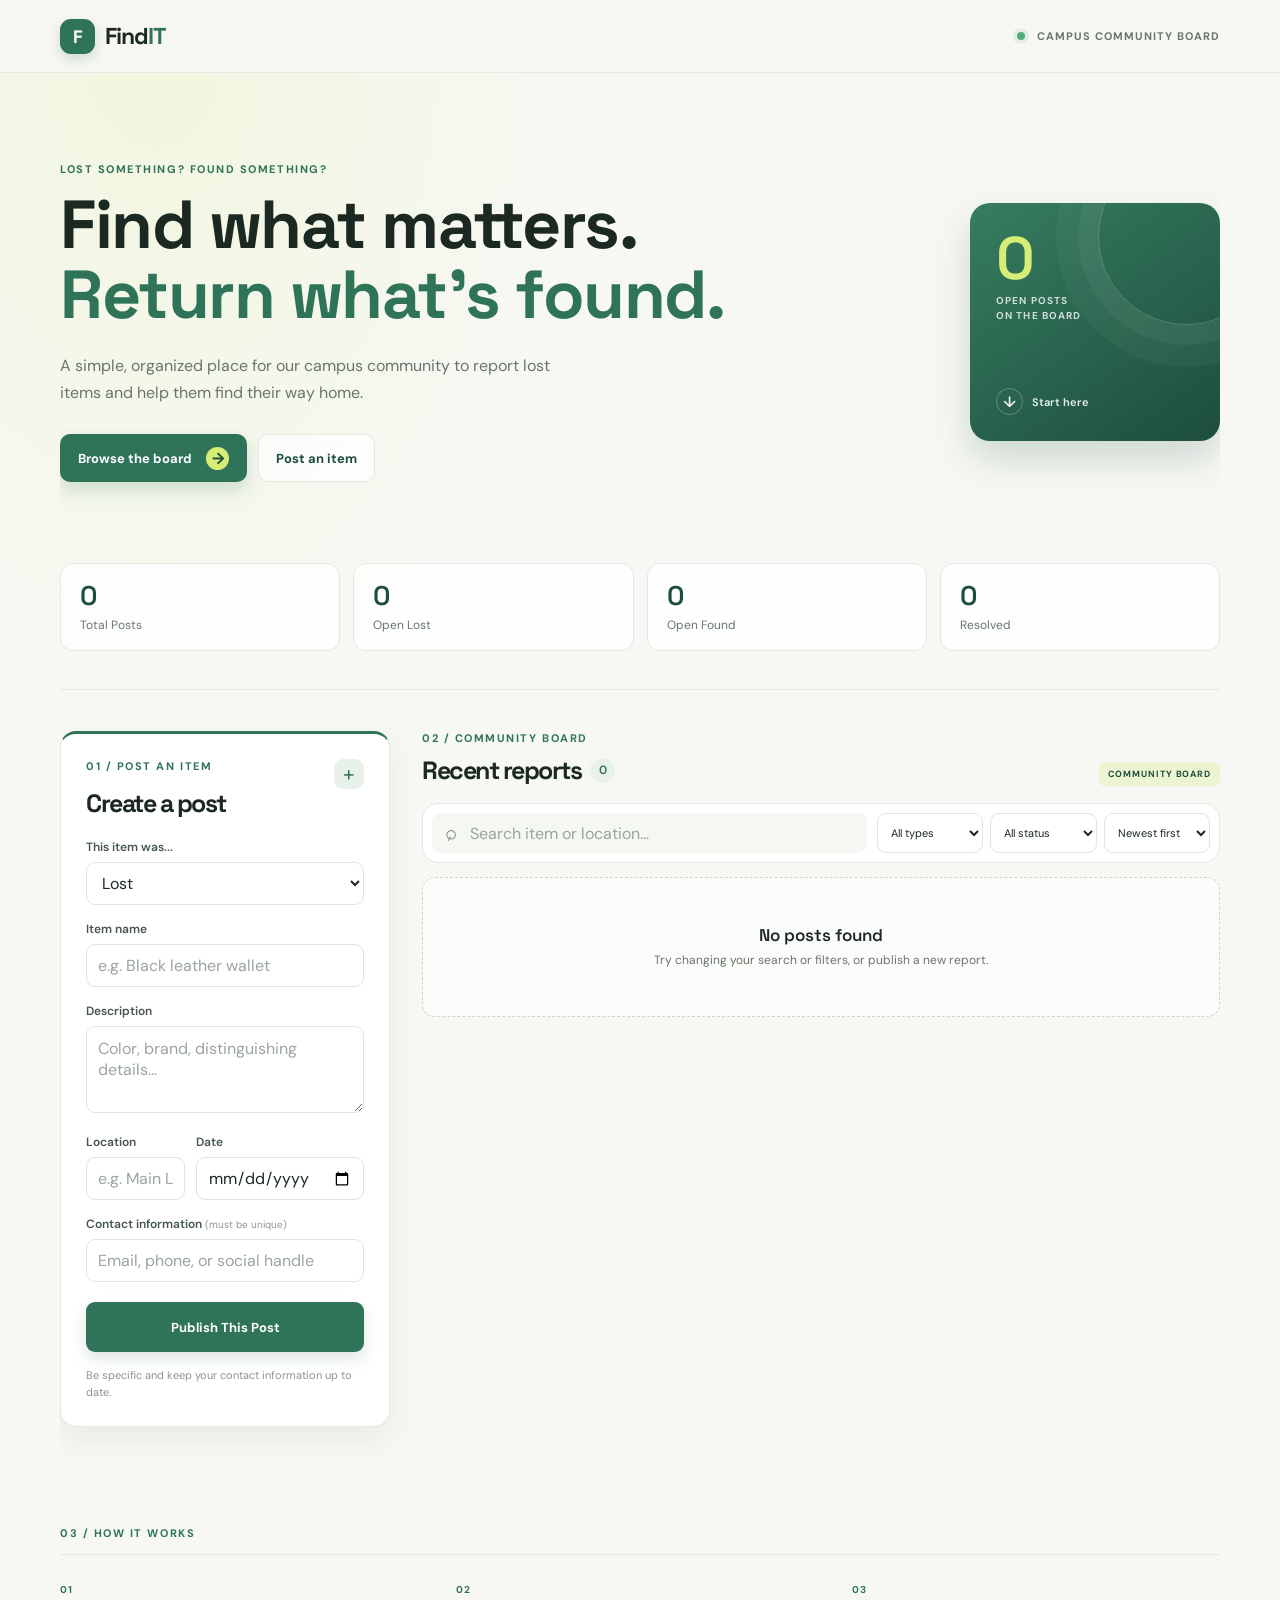
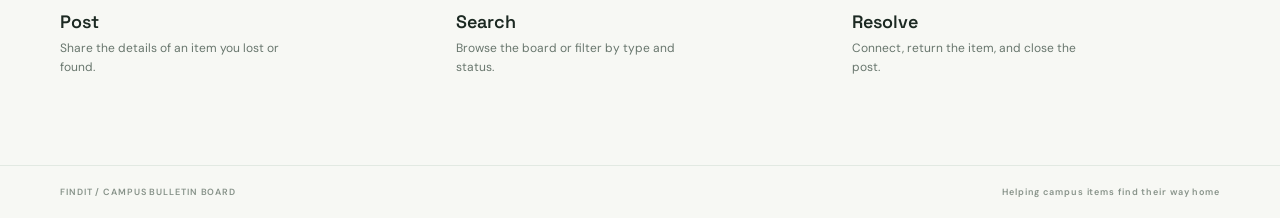
<file: Default/index.html>
<!DOCTYPE html>
<html lang="en">
<head>
  <meta charset="UTF-8">
  <meta name="viewport" content="width=device-width, initial-scale=1.0">
  <meta name="description" content="FindIT campus lost and found bulletin board">
  <title>FindIT | Campus Lost and Found</title>
  <link rel="preconnect" href="https://fonts.googleapis.com">
  <link rel="preconnect" href="https://fonts.gstatic.com" crossorigin>
  <link href="https://fonts.googleapis.com/css2?family=DM+Sans:wght@400;500;600;700&family=Space+Grotesk:wght@500;600;700&display=swap" rel="stylesheet">
  <link rel="stylesheet" href="../app.css">
</head>
<body>
  <header class="site-header">
    <div class="container header-content">
      <a class="brand" href="#top" aria-label="FindIT home">
        <span class="brand-mark">F</span>
        <span>Find<span class="brand-accent">IT</span></span>
      </a>
      <div class="header-note">
        <span class="status-dot"></span>
        Campus community board
      </div>
    </div>
  </header>

  <main id="top" class="container">
    <section class="hero">
      <div>
        <p class="eyebrow">LOST SOMETHING? FOUND SOMETHING?</p>
        <h1>Find what matters.<br><em>Return what’s found.</em></h1>
        <p class="hero-copy">A simple, organized place for our campus community to report lost items and help them find their way home.</p>
        <div class="hero-actions">
          <a class="hero-button hero-button-primary" href="#community-board">Browse the board <span>→</span></a>
          <a class="hero-button hero-button-secondary" href="#post-item">Post an item</a>
        </div>
      </div>
      <div class="hero-side">
        <div class="hero-count">
          <strong id="openCount">0</strong>
          <span>OPEN POSTS<br>ON THE BOARD</span>
        </div>
        <a class="scroll-hint" href="#post-item"><span>↓</span> Start here</a>
      </div>
    </section>

    <section class="summary-grid" aria-label="Board summary">
      <article class="summary-card">
        <strong id="totalCount">0</strong>
        <span>Total Posts</span>
      </article>
      <article class="summary-card">
        <strong id="openLostCount">0</strong>
        <span>Open Lost</span>
      </article>
      <article class="summary-card">
        <strong id="openFoundCount">0</strong>
        <span>Open Found</span>
      </article>
      <article class="summary-card">
        <strong id="resolvedCount">0</strong>
        <span>Resolved</span>
      </article>
    </section>

    <div id="feedback" class="feedback" role="status" aria-live="polite"></div>

    <section class="workspace" aria-label="Post and community board">
      <aside id="post-item" class="panel form-panel">
        <div class="panel-heading">
          <div>
            <p class="section-kicker">01 / POST AN ITEM</p>
            <h2 id="formTitle">Create a post</h2>
          </div>
          <span class="heading-icon">+</span>
        </div>
        <form id="postForm" novalidate>
          <input type="hidden" id="postId">
          <div class="field">
            <label for="type">This item was...</label>
            <select id="type" required>
              <option value="Lost">Lost</option>
              <option value="Found">Found</option>
            </select>
          </div>
          <div class="field">
            <label for="item">Item name</label>
            <input id="item" type="text" maxlength="60" placeholder="e.g. Black leather wallet" required>
          </div>
          <div class="field">
            <label for="description">Description</label>
            <textarea id="description" maxlength="240" rows="3" placeholder="Color, brand, distinguishing details..." required></textarea>
          </div>
          <div class="field-row">
            <div class="field">
              <label for="location">Location</label>
              <input id="location" type="text" maxlength="80" placeholder="e.g. Main Library" required>
            </div>
            <div class="field">
              <label for="date">Date</label>
              <input id="date" type="date" required>
            </div>
          </div>
          <div class="field">
            <label for="contact">Contact information <span class="field-hint">(must be unique)</span></label>
            <input id="contact" type="text" maxlength="100" placeholder="Email, phone, or social handle" required>
          </div>
          <div class="form-actions">
            <button class="button button-primary" type="submit"><span id="submitText">Publish This Post</span></button>
            <button class="button button-quiet hidden" id="cancelEdit" type="button">Cancel edit</button>
          </div>
        </form>
        <p class="form-footnote">Be specific and keep your contact information up to date.</p>
      </aside>

      <section id="community-board" class="board">
        <div class="board-heading">
          <div>
            <p class="section-kicker">02 / COMMUNITY BOARD</p>
            <h2>Recent reports <span id="resultCount" class="result-count">0</span></h2>
          </div>
          <span class="board-label">COMMUNITY BOARD</span>
        </div>

        <div class="controls panel">
          <div class="search-wrap">
            <span class="search-icon">⌕</span>
            <label class="sr-only" for="search">Search posts</label>
            <input id="search" type="search" placeholder="Search item or location...">
          </div>
          <div class="control-selects">
            <label class="sr-only" for="typeFilter">Filter by type</label>
            <select id="typeFilter">
              <option value="All">All types</option>
              <option value="Lost">Lost only</option>
              <option value="Found">Found only</option>
            </select>
            <label class="sr-only" for="statusFilter">Filter by status</label>
            <select id="statusFilter">
              <option value="All">All status</option>
              <option value="Open">Open only</option>
              <option value="Resolved">Resolved only</option>
            </select>
            <label class="sr-only" for="sort">Sort posts</label>
            <select id="sort">
              <option value="newest">Newest first</option>
              <option value="oldest">Oldest first</option>
            </select>
          </div>
        </div>

        <div id="postList" class="post-list"></div>
      </section>
    </section>

    <section class="how-it-works">
      <p class="section-kicker">03 / HOW IT WORKS</p>
      <div class="steps">
        <div class="step"><span>01</span><strong>Post</strong><p>Share the details of an item you lost or found.</p></div>
        <div class="step"><span>02</span><strong>Search</strong><p>Browse the board or filter by type and status.</p></div>
        <div class="step"><span>03</span><strong>Resolve</strong><p>Connect, return the item, and close the post.</p></div>
      </div>
    </section>
  </main>

  <div id="deleteDialog" class="modal-backdrop hidden" role="presentation">
    <section class="delete-dialog" role="dialog" aria-modal="true" aria-labelledby="deleteDialogTitle" aria-describedby="deleteDialogMessage">
      <div class="delete-dialog-heading">
        <h2 id="deleteDialogTitle">Delete confirmation</h2>
        <span>!</span>
      </div>
      <div class="delete-dialog-body">
        <h3 id="deleteDialogQuestion">Delete this post?</h3>
        <p id="deleteDialogMessage">This action cannot be undone.</p>
        <div class="delete-dialog-actions">
          <button id="cancelDelete" class="dialog-button dialog-button-cancel" type="button">Cancel</button>
          <button id="confirmDelete" class="dialog-button dialog-button-delete" type="button">Delete</button>
        </div>
      </div>
    </section>
  </div>

  <footer class="site-footer">
    <div class="container"><span>FINDIT / CAMPUS BULLETIN BOARD</span><span>Helping campus items find their way home</span></div>
  </footer>
  <script src="app2.js"></script>
</body>
</html>
</file>
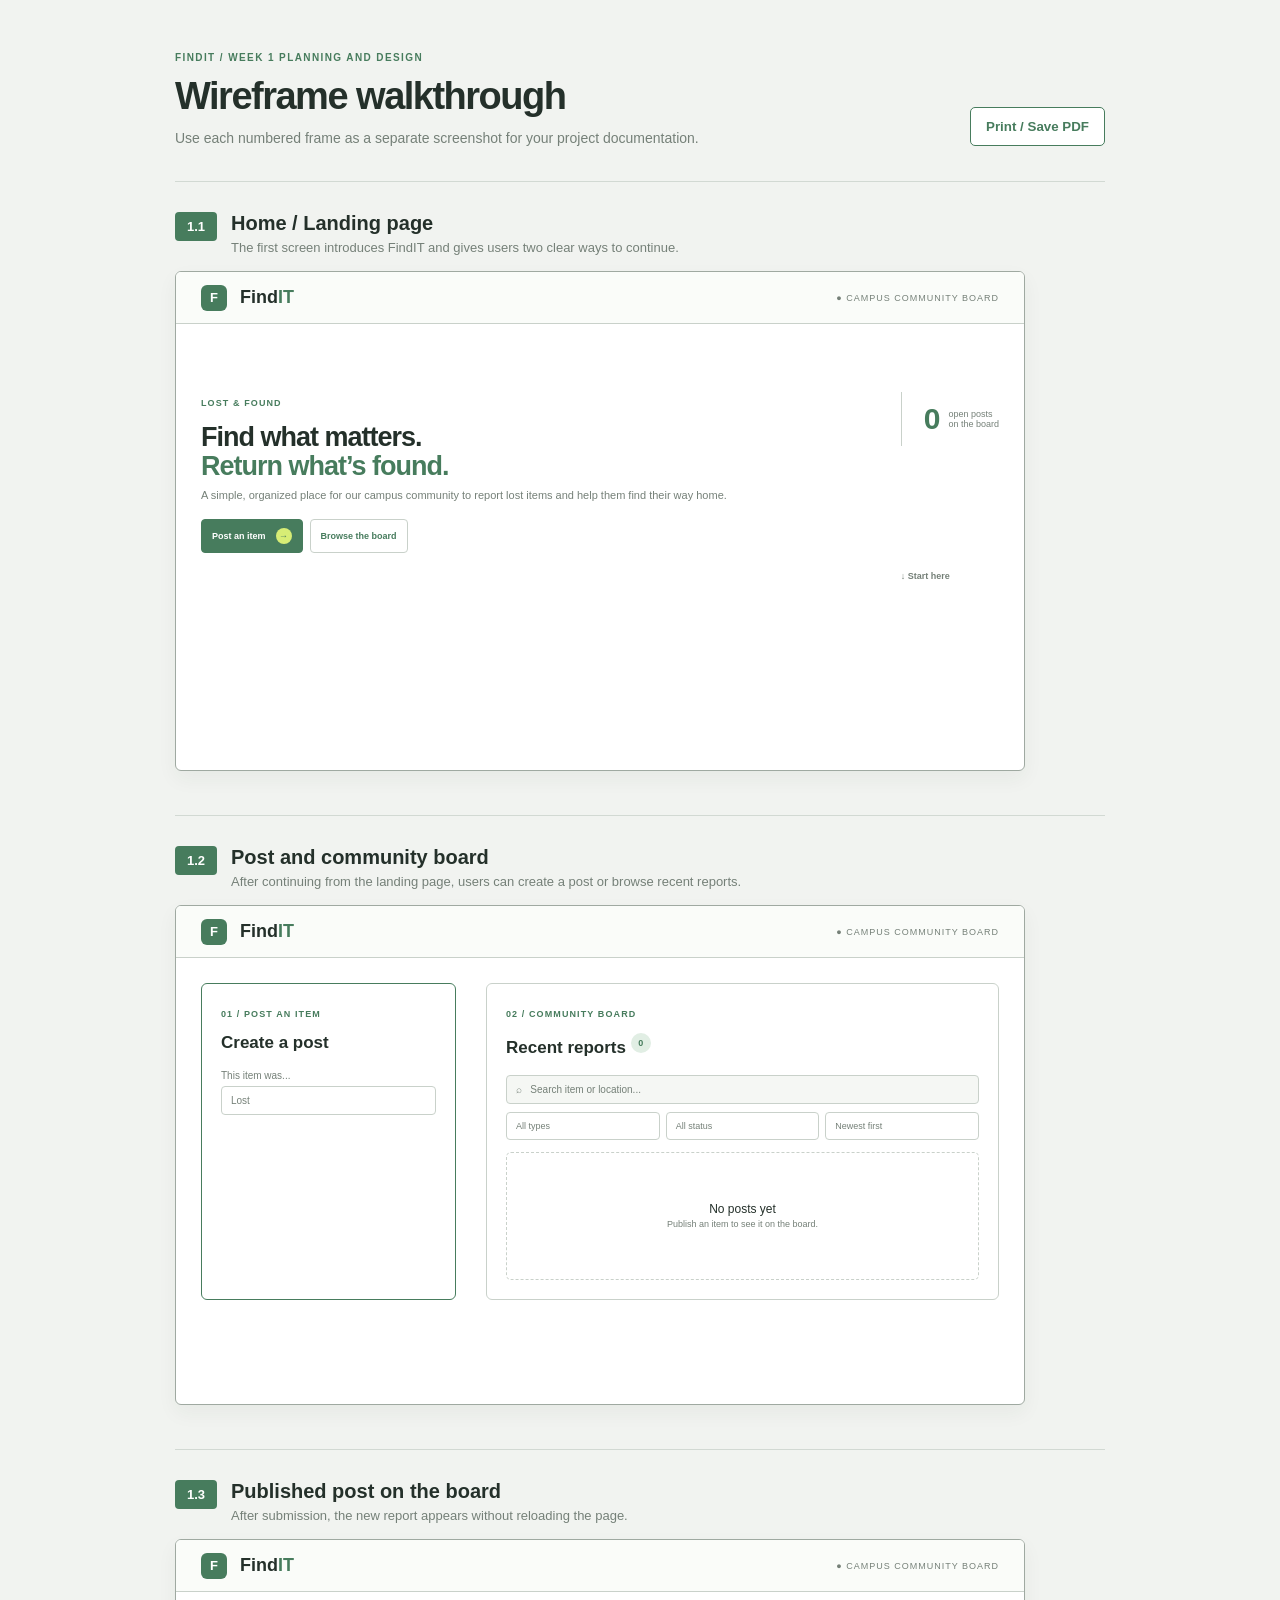
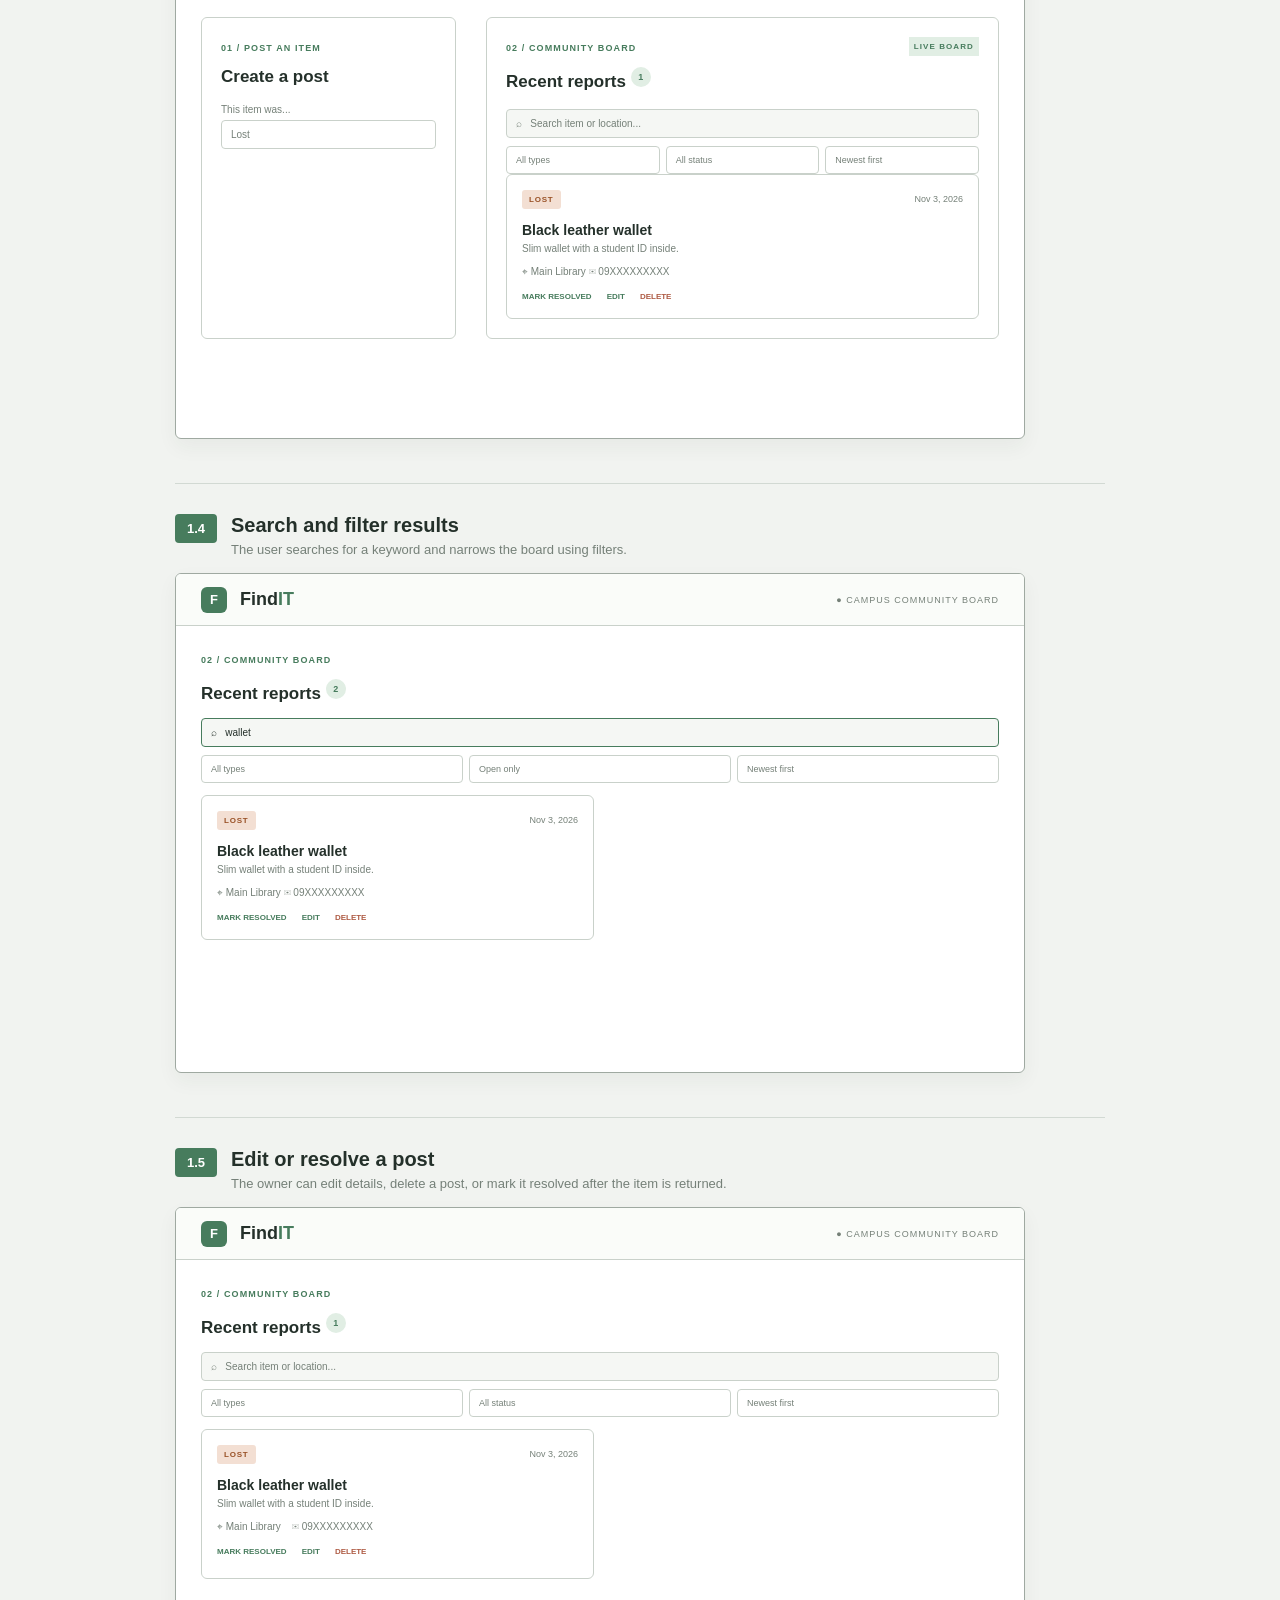
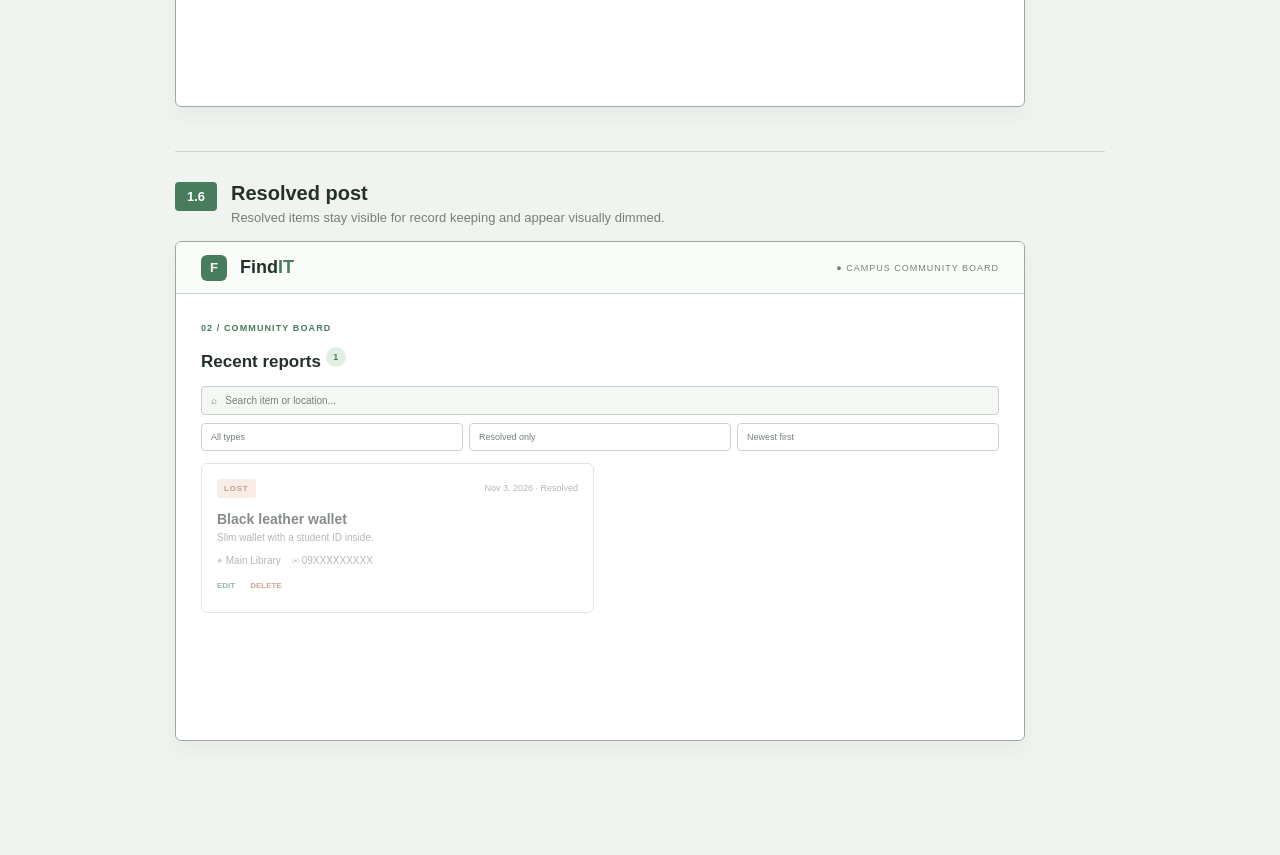
<file: wireframe-steps.html>
<!DOCTYPE html>
<html lang="en">
<head>
  <meta charset="UTF-8">
  <meta name="viewport" content="width=device-width, initial-scale=1.0">
  <title>FindIT | Wireframe Steps</title>
  <link rel="stylesheet" href="wireframe-steps.css">
</head>
<body>
  <header class="guide-header">
    <div>
      <p class="eyebrow">FINDIT / WEEK 1 PLANNING AND DESIGN</p>
      <h1>Wireframe walkthrough</h1>
      <p class="intro">Use each numbered frame as a separate screenshot for your project documentation.</p>
    </div>
    <button class="print-button" onclick="window.print()">Print / Save PDF</button>
  </header>

  <main class="guide">
    <section class="frame-section">
      <div class="frame-label"><span>1.1</span><div><h2>Home / Landing page</h2><p>The first screen introduces FindIT and gives users two clear ways to continue.</p></div></div>
      <div class="mockup desktop">
        <div class="mock-header"><b><i>F</i> Find<span>IT</span></b><small>● CAMPUS COMMUNITY BOARD</small></div>
        <div class="mock-hero landing-hero"><div><label>LOST &amp; FOUND </label><h3>Find what matters.<br><em>Return what’s found.</em></h3><p>A simple, organized place for our campus community to report lost items and help them find their way home.</p><div class="hero-actions"><b class="hero-action primary">Post an item <i>→</i></b><b class="hero-action">Browse the board</b></div></div><div class="hero-side"><div class="counter"><strong>0</strong><small>open posts<br>on the board</small></div><small class="start-hint">↓ Start here</small></div></div>
      </div>
    </section>

    <section class="frame-section">
      <div class="frame-label"><span>1.2</span><div><h2>Post and community board</h2><p>After continuing from the landing page, users can create a post or browse recent reports.</p></div></div>
      <div class="mockup desktop">
        <div class="mock-header"><b><i>F</i> Find<span>IT</span></b><small>● CAMPUS COMMUNITY BOARD</small></div>
        <div class="mock-columns single-state"><div class="form-box active"><label>01 / POST AN ITEM</label><h4>Create a post</h4><Field name="This item was..." value="Lost"/><Field name="Item name" value="Black leather wallet"/><Field name="Description" value="Slim wallet with a student ID inside."/><div class="two"><Field name="Location" value="Main Library"/><Field name="Date" value="11/03/2026"/></div><Field name="Contact information" value="09XXXXXXXXX"/><button>Publish post →</button></div><div class="board-box"><label>02 / COMMUNITY BOARD</label><h4>Recent reports <sup>0</sup></h4><div class="search">⌕ &nbsp; Search item or location...</div><div class="filters"><span>All types</span><span>All status</span><span>Newest first</span></div><div class="empty">No posts yet<br><small>Publish an item to see it on the board.</small></div></div></div>
      </div>
    </section>

    <section class="frame-section">
      <div class="frame-label"><span>1.3</span><div><h2>Published post on the board</h2><p>After submission, the new report appears without reloading the page.</p></div></div>
      <div class="mockup desktop">
        <div class="mock-header"><b><i>F</i> Find<span>IT</span></b><small>● CAMPUS COMMUNITY BOARD</small></div>
        <div class="mock-columns single-state"><div class="form-box"><label>01 / POST AN ITEM</label><h4>Create a post</h4><Field name="This item was..." value="Lost"/><Field name="Item name" value=""/><Field name="Description" value=""/><div class="two"><Field name="Location" value=""/><Field name="Date" value=""/></div><Field name="Contact information" value=""/><button>Publish post →</button></div><div class="board-box"><label>02 / COMMUNITY BOARD <mark>LIVE BOARD</mark></label><h4>Recent reports <sup>1</sup></h4><div class="search">⌕ &nbsp; Search item or location...</div><div class="filters"><span>All types</span><span>All status</span><span>Newest first</span></div><Post type="LOST" title="Black leather wallet" desc="Slim wallet with a student ID inside." meta="⌖ Main Library     ✉ 09XXXXXXXXX"/></div></div>
      </div>
    </section>

    <section class="frame-section">
      <div class="frame-label"><span>1.4</span><div><h2>Search and filter results</h2><p>The user searches for a keyword and narrows the board using filters.</p></div></div>
      <div class="mockup desktop">
        <div class="mock-header"><b><i>F</i> Find<span>IT</span></b><small>● CAMPUS COMMUNITY BOARD</small></div>
        <div class="board-full"><label>02 / COMMUNITY BOARD</label><h4>Recent reports <sup>2</sup></h4><div class="search filled">⌕ &nbsp; wallet</div><div class="filters"><span>All types</span><span>Open only</span><span>Newest first</span></div><div class="post-row"><Post type="LOST" title="Black leather wallet" desc="Slim wallet with a student ID inside." meta="⌖ Main Library     ✉ 09XXXXXXXXX"/><Post type="FOUND" title="Brown wallet" desc="Found near the science building." meta="⌖ Science Building     ✉ student@email.com"/></div></div>
      </div>
    </section>

    <section class="frame-section">
      <div class="frame-label"><span>1.5</span><div><h2>Edit or resolve a post</h2><p>The owner can edit details, delete a post, or mark it resolved after the item is returned.</p></div></div>
      <div class="mockup desktop">
        <div class="mock-header"><b><i>F</i> Find<span>IT</span></b><small>● CAMPUS COMMUNITY BOARD</small></div>
        <div class="board-full"><label>02 / COMMUNITY BOARD</label><h4>Recent reports <sup>1</sup></h4><div class="search">⌕ &nbsp; Search item or location...</div><div class="filters"><span>All types</span><span>All status</span><span>Newest first</span></div><div class="post-row"><div class="post large"><div class="post-head"><b class="lost">LOST</b><small>Nov 3, 2026</small></div><h5>Black leather wallet</h5><p>Slim wallet with a student ID inside.</p><p class="meta">⌖ Main Library &nbsp;&nbsp; ✉ 09XXXXXXXXX</p><div class="actions"><b>MARK RESOLVED</b><b>EDIT</b><b class="danger">DELETE</b></div></div></div></div>
      </div>
    </section>

    <section class="frame-section">
      <div class="frame-label"><span>1.6</span><div><h2>Resolved post</h2><p>Resolved items stay visible for record keeping and appear visually dimmed.</p></div></div>
      <div class="mockup desktop">
        <div class="mock-header"><b><i>F</i> Find<span>IT</span></b><small>● CAMPUS COMMUNITY BOARD</small></div>
        <div class="board-full"><label>02 / COMMUNITY BOARD</label><h4>Recent reports <sup>1</sup></h4><div class="search">⌕ &nbsp; Search item or location...</div><div class="filters"><span>All types</span><span>Resolved only</span><span>Newest first</span></div><div class="post-row"><div class="post large resolved"><div class="post-head"><b class="lost">LOST</b><small>Nov 3, 2026 · Resolved</small></div><h5>Black leather wallet</h5><p>Slim wallet with a student ID inside.</p><p class="meta">⌖ Main Library &nbsp;&nbsp; ✉ 09XXXXXXXXX</p><div class="actions"><b>EDIT</b><b class="danger">DELETE</b></div></div></div></div>
      </div>
    </section>
  </main>

  <script>
    function Field(element) {
      const name = element.getAttribute("name");
      const value = element.getAttribute("value");
      return `<div class="field"><small>${name}</small><div class="input">${value || "&nbsp;"}</div></div>`;
    }
    function Post(element) {
      const type = element.getAttribute("type");
      const title = element.getAttribute("title");
      const desc = element.getAttribute("desc");
      const meta = element.getAttribute("meta");
      return `<div class="post"><div class="post-head"><b class="${type.toLowerCase()}">${type}</b><small>Nov 3, 2026</small></div><h5>${title}</h5><p>${desc}</p><p class="meta">${meta}</p><div class="actions"><b>MARK RESOLVED</b><b>EDIT</b><b class="danger">DELETE</b></div></div>`;
    }
    document.querySelectorAll("Field").forEach((el) => { el.outerHTML = Field(el); });
    document.querySelectorAll("Post").forEach((el) => { el.outerHTML = Post(el); });
  </script>
</body>
</html>
</file>
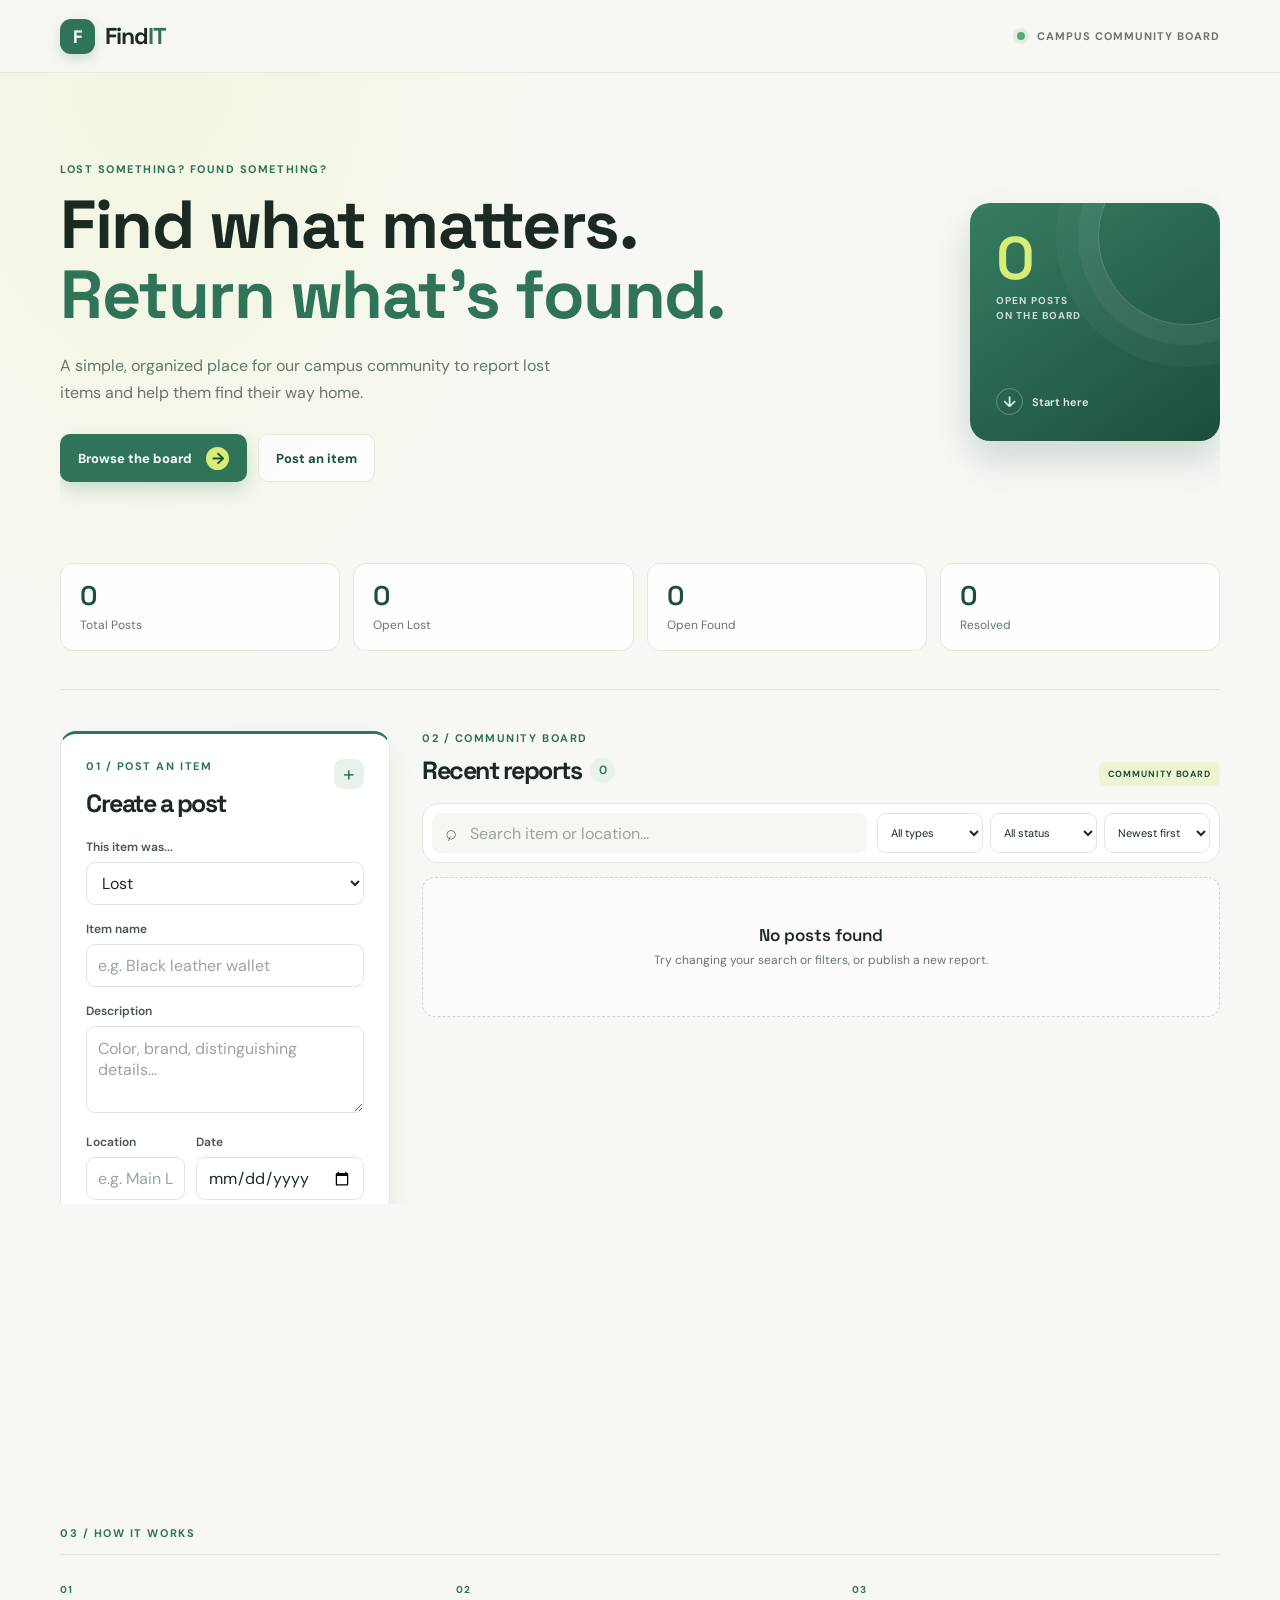
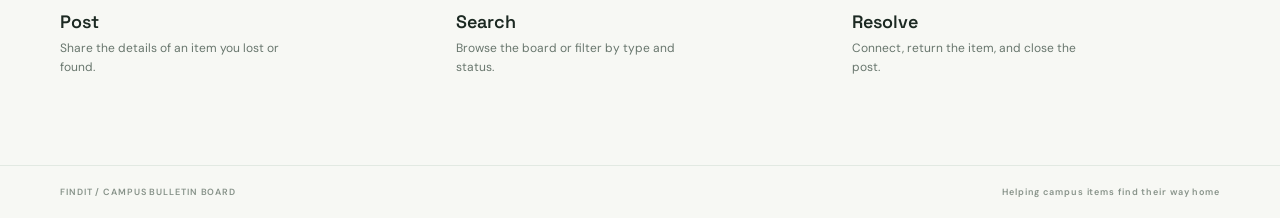
<file: Project/copy.html>
<!DOCTYPE html>
<html lang="en">
<head>
  <meta charset="UTF-8">
  <meta name="viewport" content="width=device-width, initial-scale=1.0">
  <meta name="description" content="FindIT campus lost and found bulletin board">
  <title>FindIT | Campus Lost &amp; Found</title>
  <link rel="preconnect" href="https://fonts.googleapis.com">
  <link rel="preconnect" href="https://fonts.gstatic.com" crossorigin>
  <link href="https://fonts.googleapis.com/css2?family=DM+Sans:wght@400;500;600;700&family=Space+Grotesk:wght@500;600;700&display=swap" rel="stylesheet">
  <link rel="stylesheet" href="../app.css">
</head>
<body>
  <header class="site-header">
    <div class="container header-content">
      <a class="brand" href="#top" aria-label="FindIT home">
        <span class="brand-mark">F</span>
        <span>Find<span class="brand-accent">IT</span></span>
      </a>
      <div class="header-note">
        <span class="status-dot"></span>
        Campus community board
      </div>
    </div>
  </header>

  <main id="top" class="container">
    <section class="hero">
      <div>
        <p class="eyebrow">LOST SOMETHING? FOUND SOMETHING?</p>
        <h1>Find what matters.<br><em>Return what’s found.</em></h1>
        <p class="hero-copy">A simple, organized place for our campus community to report lost items and help them find their way home.</p>
        <div class="hero-actions">
          <a class="hero-button hero-button-primary" href="#community-board">Browse the board <span>→</span></a>
          <a class="hero-button hero-button-secondary" href="#post-item">Post an item</a>
        </div>
      </div>
      <div class="hero-side">
        <div class="hero-count">
          <strong id="openCount">0</strong>
          <span>OPEN POSTS<br>ON THE BOARD</span>
        </div>
        <a class="scroll-hint" href="#post-item"><span>↓</span> Start here</a>
      </div>
    </section>

    <section class="summary-grid" aria-label="Board summary">
      <article class="summary-card">
        <strong id="totalCount">0</strong>
        <span>Total Posts</span>
      </article>
      <article class="summary-card">
        <strong id="openLostCount">0</strong>
        <span>Open Lost</span>
      </article>
      <article class="summary-card">
        <strong id="openFoundCount">0</strong>
        <span>Open Found</span>
      </article>
      <article class="summary-card">
        <strong id="resolvedCount">0</strong>
        <span>Resolved</span>
      </article>
    </section>

    <div id="feedback" class="feedback" role="status" aria-live="polite"></div>

    <section class="workspace" aria-label="Post and community board">
      <aside id="post-item" class="panel form-panel">
        <div class="panel-heading">
          <div>
            <p class="section-kicker">01 / POST AN ITEM</p>
            <h2 id="formTitle">Create a post</h2>
          </div>
          <span class="heading-icon">+</span>
        </div>
        <form id="postForm" novalidate>
          <input type="hidden" id="postId">
          <div class="field">
            <label for="type">This item was...</label>
            <select id="type" required>
              <option value="Lost">Lost</option>
              <option value="Found">Found</option>
            </select>
          </div>
          <div class="field">
            <label for="item">Item name</label>
            <input id="item" type="text" maxlength="60" placeholder="e.g. Black leather wallet" required>
          </div>
          <div class="field">
            <label for="description">Description</label>
            <textarea id="description" maxlength="240" rows="3" placeholder="Color, brand, distinguishing details..." required></textarea>
          </div>
          <div class="field-row">
            <div class="field">
              <label for="location">Location</label>
              <input id="location" type="text" maxlength="80" placeholder="e.g. Main Library" required>
            </div>
            <div class="field">
              <label for="date">Date</label>
              <input id="date" type="date" required>
            </div>
          </div>
          <div class="field">
            <label for="contact">Contact information <span class="field-hint">(must be unique)</span></label>
            <input id="contact" type="text" maxlength="100" placeholder="Email, phone, or social handle" required>
          </div>
          <div class="form-actions">
            <button class="button button-primary" type="submit"><span id="submitText">Publish This Post</span></button>
            <button class="button button-quiet hidden" id="cancelEdit" type="button">Cancel edit</button>
          </div>
        </form>
        <p class="form-footnote">Be specific and keep your contact information up to date.</p>
      </aside>

      <section id="community-board" class="board">
        <div class="board-heading">
          <div>
            <p class="section-kicker">02 / COMMUNITY BOARD</p>
            <h2>Recent reports <span id="resultCount" class="result-count">0</span></h2>
          </div>
          <span class="board-label">COMMUNITY BOARD</span>
        </div>

        <div class="controls panel">
          <div class="search-wrap">
            <span class="search-icon">⌕</span>
            <label class="sr-only" for="search">Search posts</label>
            <input id="search" type="search" placeholder="Search item or location...">
          </div>
          <div class="control-selects">
            <label class="sr-only" for="typeFilter">Filter by type</label>
            <select id="typeFilter">
              <option value="All">All types</option>
              <option value="Lost">Lost only</option>
              <option value="Found">Found only</option>
            </select>
            <label class="sr-only" for="statusFilter">Filter by status</label>
            <select id="statusFilter">
              <option value="All">All status</option>
              <option value="Open">Open only</option>
              <option value="Resolved">Resolved only</option>
            </select>
            <label class="sr-only" for="sort">Sort posts</label>
            <select id="sort">
              <option value="newest">Newest first</option>
              <option value="oldest">Oldest first</option>
            </select>
          </div>
        </div>

        <div id="postList" class="post-list"></div>
      </section>
    </section>

    <section class="how-it-works">
      <p class="section-kicker">03 / HOW IT WORKS</p>
      <div class="steps">
        <div class="step"><span>01</span><strong>Post</strong><p>Share the details of an item you lost or found.</p></div>
        <div class="step"><span>02</span><strong>Search</strong><p>Browse the board or filter by type and status.</p></div>
        <div class="step"><span>03</span><strong>Resolve</strong><p>Connect, return the item, and close the post.</p></div>
      </div>
    </section>
  </main>

  <div id="deleteDialog" class="modal-backdrop hidden" role="presentation">
    <section class="delete-dialog" role="dialog" aria-modal="true" aria-labelledby="deleteDialogTitle" aria-describedby="deleteDialogMessage">
      <div class="delete-dialog-heading">
        <h2 id="deleteDialogTitle">Delete confirmation</h2>
        <span>!</span>
      </div>
      <div class="delete-dialog-body">
        <h3 id="deleteDialogQuestion">Delete this post?</h3>
        <p id="deleteDialogMessage">This action cannot be undone.</p>
        <div class="delete-dialog-actions">
          <button id="cancelDelete" class="dialog-button dialog-button-cancel" type="button">Cancel</button>
          <button id="confirmDelete" class="dialog-button dialog-button-delete" type="button">Delete</button>
        </div>
      </div>
    </section>
  </div>

  <footer class="site-footer">
    <div class="container"><span>FINDIT / CAMPUS BULLETIN BOARD</span><span>Helping campus items find their way home</span></div>
  </footer>
  <script src="app.js"></script>
</body>
</html>
</file>
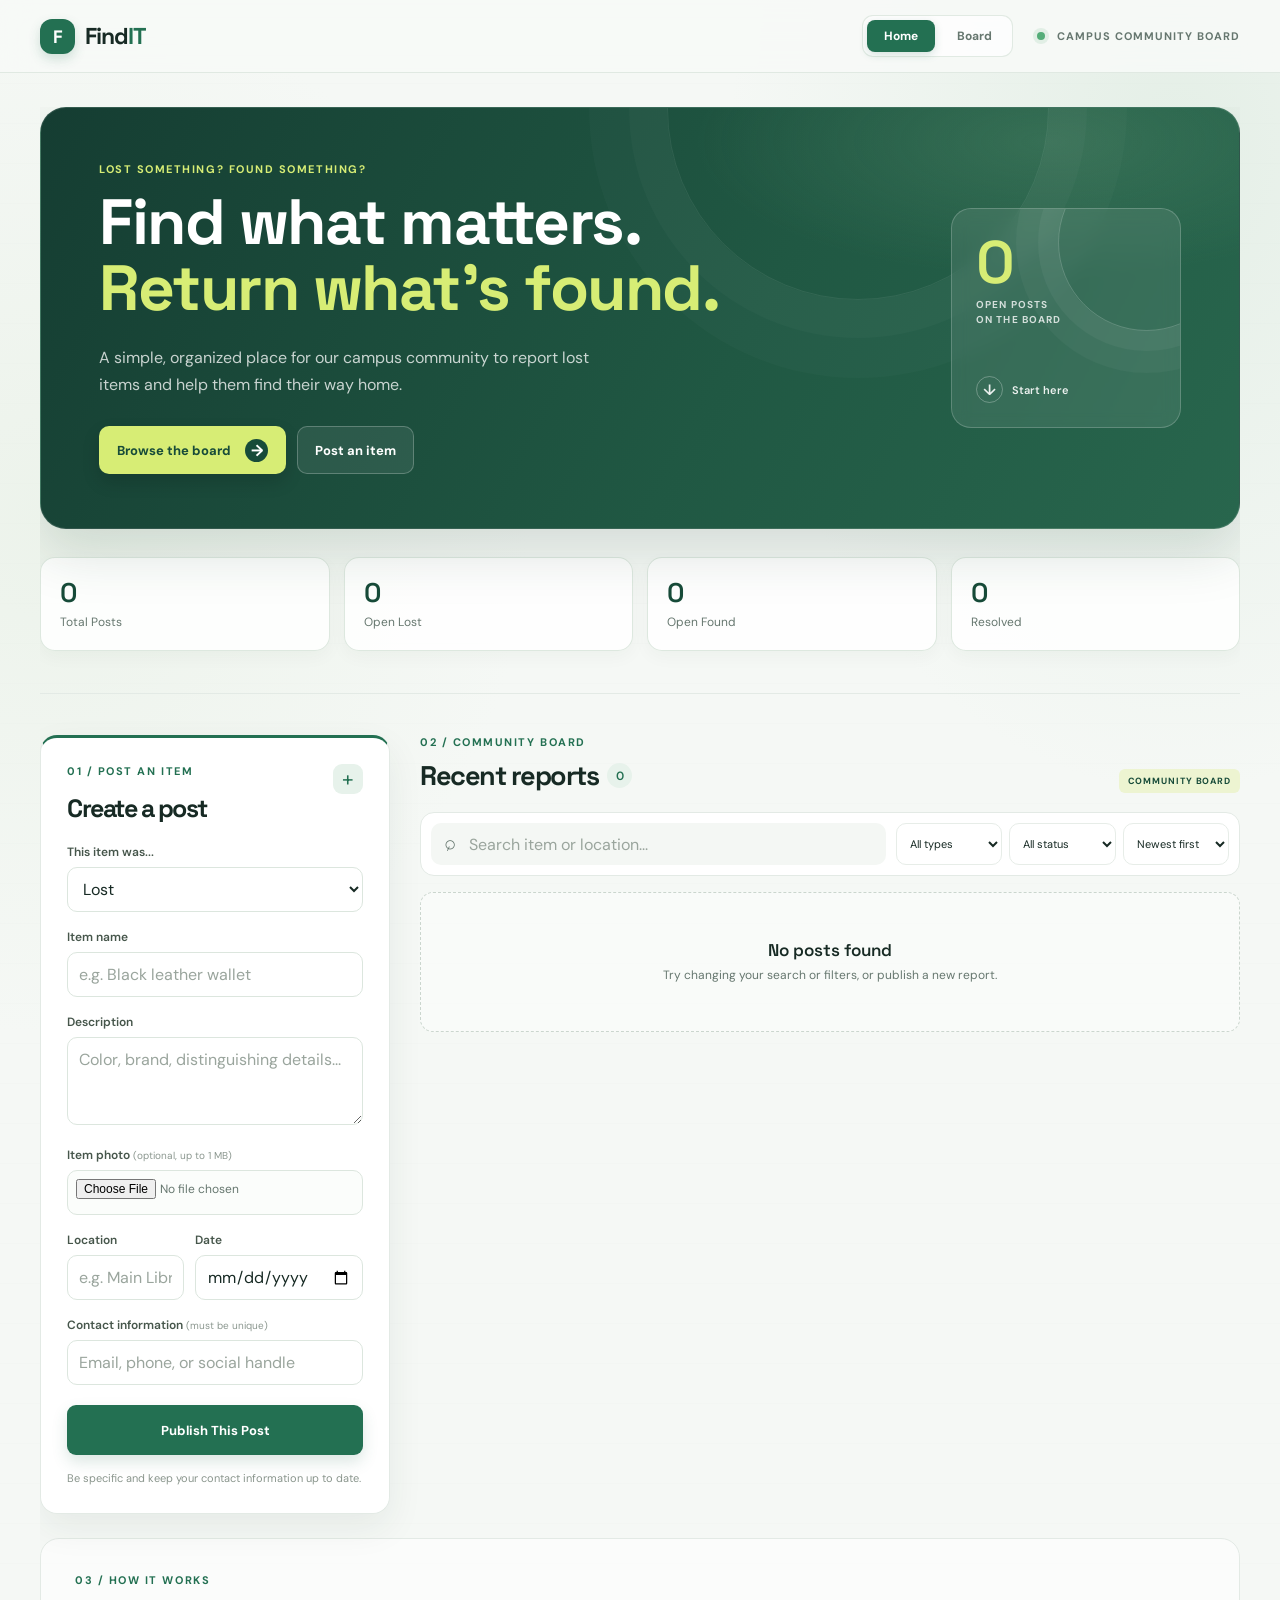
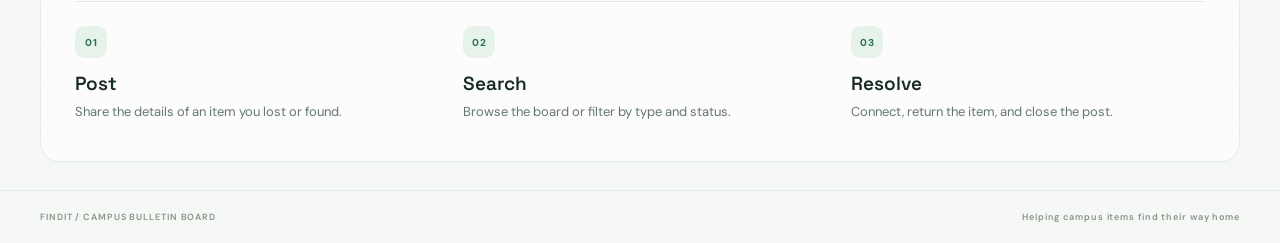
<file: Testing/testing.html>
<!DOCTYPE html>
<html lang="en">
<head>
  <meta charset="UTF-8">
  <meta name="viewport" content="width=device-width, initial-scale=1.0">
  <meta name="description" content="FindIT campus lost and found bulletin board">
  <title>FindIT | Campus Lost &amp; Found</title>
  <link rel="preconnect" href="https://fonts.googleapis.com">
  <link rel="preconnect" href="https://fonts.gstatic.com" crossorigin>
  <link href="https://fonts.googleapis.com/css2?family=DM+Sans:wght@400;500;600;700&family=Space+Grotesk:wght@500;600;700&display=swap" rel="stylesheet">
  <link rel="stylesheet" href="../app.css">
  <link rel="stylesheet" href="testing.css">
</head>
<body>
  <header class="site-header">
    <div class="container header-content">
      <a class="brand" href="#top" aria-label="FindIT home">
        <span class="brand-mark">F</span>
        <span>Find<span class="brand-accent">IT</span></span>
      </a>
      <nav class="primary-nav" aria-label="Main navigation">
        <a class="active" href="#top" aria-current="page">Home</a>
        <a href="#community-board">Board</a>
      </nav>
      <div class="header-note">
        <span class="status-dot"></span>
        Campus community board
      </div>
    </div>
  </header>

  <main id="top" class="container">   
    <section class="hero">
      <div>
        <p class="eyebrow">LOST SOMETHING? FOUND SOMETHING?</p>
        <h1>Find what matters.<br><em>Return what’s found.</em></h1>
        <p class="hero-copy">A simple, organized place for our campus community to report lost items and help them find their way home.</p>
        <div class="hero-actions">
          <a class="hero-button hero-button-primary" href="#community-board">Browse the board <span>→</span></a>
          <a class="hero-button hero-button-secondary" href="#post-item">Post an item</a>
        </div>
      </div>
      <div class="hero-side">
        <div class="hero-count">
          <strong id="openCount">0</strong>
          <span>OPEN POSTS<br>ON THE BOARD</span>
        </div>
        <a class="scroll-hint" href="#post-item"><span>↓</span> Start here</a>
      </div>
    </section>

    <section class="summary-grid" aria-label="Board summary">
      <article class="summary-card">
        <strong id="totalCount">0</strong>
        <span>Total Posts</span>
      </article>
      <article class="summary-card">
        <strong id="openLostCount">0</strong>
        <span>Open Lost</span>
      </article>
      <article class="summary-card">
        <strong id="openFoundCount">0</strong>
        <span>Open Found</span>
      </article>
      <article class="summary-card">
        <strong id="resolvedCount">0</strong>
        <span>Resolved</span>
      </article>
    </section>

    <div id="feedback" class="feedback" role="status" aria-live="polite"></div>

    <section class="workspace" aria-label="Post and community board">
      <aside id="post-item" class="panel form-panel">
        <div class="panel-heading">
          <div>
            <p class="section-kicker">01 / POST AN ITEM</p>
            <h2 id="formTitle">Create a post</h2>
          </div>
          <span class="heading-icon">+</span>
        </div>
        <form id="postForm" novalidate>
          <input type="hidden" id="postId">
          <div class="field">
            <label for="type">This item was...</label>
            <select id="type" required>
              <option value="Lost">Lost</option>
              <option value="Found">Found</option>
            </select>
          </div>
          <div class="field">
            <label for="item">Item name</label>
            <input id="item" type="text" maxlength="60" placeholder="e.g. Black leather wallet" required>
          </div>
          <div class="field">
            <label for="description">Description</label>
            <textarea id="description" maxlength="240" rows="3" placeholder="Color, brand, distinguishing details..." required></textarea>
          </div>
          <div class="field">
            <label for="itemImage">Item photo <span class="field-hint">(optional, up to 1 MB)</span></label>
            <input id="itemImage" class="image-input" type="file" accept="image/jpeg,image/png,image/webp">
            <div id="imagePreview" class="image-preview hidden">
              <img id="imagePreviewPhoto" alt="Preview of the selected item photo">
              <button id="removeImage" class="text-button delete" type="button">Remove photo</button>
            </div>
          </div>
          <div class="field-row">
            <div class="field">
              <label for="location">Location</label>
              <input id="location" type="text" maxlength="80" placeholder="e.g. Main Library" required>
            </div>
            <div class="field">
              <label for="date">Date</label>
              <input id="date" type="date" required>
            </div>
          </div>
          <div class="field">
            <label for="contact">Contact information <span class="field-hint">(must be unique)</span></label>
            <input id="contact" type="text" maxlength="100" placeholder="Email, phone, or social handle" required>
          </div>
          <div class="form-actions">
            <button class="button button-primary" type="submit"><span id="submitText">Publish This Post</span></button>
            <button class="button button-quiet hidden" id="cancelEdit" type="button">Cancel edit</button>
          </div>
        </form>
        <p class="form-footnote">Be specific and keep your contact information up to date.</p>
      </aside>

      <section id="community-board" class="board">
        <div class="board-heading">
          <div>
            <p class="section-kicker">02 / COMMUNITY BOARD</p>
            <h2>Recent reports <span id="resultCount" class="result-count">0</span></h2>
          </div>
          <span class="board-label">COMMUNITY BOARD</span>
        </div>

        <div class="controls panel">
          <div class="search-wrap">
            <span class="search-icon">⌕</span>
            <label class="sr-only" for="search">Search posts</label>
            <input id="search" type="search" placeholder="Search item or location...">
          </div>
          <div class="control-selects">
            <label class="sr-only" for="typeFilter">Filter by type</label>
            <select id="typeFilter">
              <option value="All">All types</option>
              <option value="Lost">Lost only</option>
              <option value="Found">Found only</option>
            </select>
            <label class="sr-only" for="statusFilter">Filter by status</label>
            <select id="statusFilter">
              <option value="All">All status</option>
              <option value="Open">Open only</option>
              <option value="Resolved">Resolved only</option>
            </select>
            <label class="sr-only" for="sort">Sort posts</label>
            <select id="sort">
              <option value="newest">Newest first</option>
              <option value="oldest">Oldest first</option>
            </select>
          </div>
        </div>

        <div id="postList" class="post-list"></div>
      </section>
    </section>

    <section class="how-it-works">
      <p class="section-kicker">03 / HOW IT WORKS</p>
      <div class="steps">
        <div class="step"><span>01</span><strong>Post</strong><p>Share the details of an item you lost or found.</p></div>
        <div class="step"><span>02</span><strong>Search</strong><p>Browse the board or filter by type and status.</p></div>
        <div class="step"><span>03</span><strong>Resolve</strong><p>Connect, return the item, and close the post.</p></div>
      </div>
    </section>
  </main>

  <div id="deleteDialog" class="modal-backdrop hidden" role="presentation">
    <section class="delete-dialog" role="dialog" aria-modal="true" aria-labelledby="deleteDialogTitle" aria-describedby="deleteDialogMessage">
      <div class="delete-dialog-heading">
        <h2 id="deleteDialogTitle">Delete confirmation</h2>
        <span>!</span>
      </div>
      <div class="delete-dialog-body">
        <h3 id="deleteDialogQuestion">Delete this post?</h3>
        <p id="deleteDialogMessage">This action cannot be undone.</p>
        <div class="delete-dialog-actions">
          <button id="cancelDelete" class="dialog-button dialog-button-cancel" type="button">Cancel</button>
          <button id="confirmDelete" class="dialog-button dialog-button-delete" type="button">Delete</button>
        </div>
      </div>
    </section>
  </div>

  <footer class="site-footer">
    <div class="container"><span>FINDIT / CAMPUS BULLETIN BOARD</span><span>Helping campus items find their way home</span></div>
  </footer>
  <script src="script.js"></script>
</body>
</html>
</file>
<file: app.css>
:root {
  color-scheme: light;
  --ink: #1c2922;
  --muted: #68766d;
  --line: #e2e9e2;
  --paper: #f7f8f4;
  --white: #fff;
  --green: #2f7359;
  --green-dark: #1d4d3d;
  --green-soft: #e8f2eb;
  --lime: #d7ed75;
  --orange-soft: #fff0e6;
  --blue-soft: #e9f0fb;
  --shadow: 0 12px 32px rgba(27, 55, 39, .07);
  --shadow-hover: 0 18px 38px rgba(27, 55, 39, .12);
}

* { box-sizing: border-box; }
html { scroll-behavior: smooth; }
body {
  min-width: 320px;
  margin: 0;
  color: var(--ink);
  background:
    radial-gradient(ellipse at 12% 2%, rgba(215, 237, 117, .17), transparent 28rem),
    var(--paper);
  font-family: "DM Sans", "Segoe UI", sans-serif;
  -webkit-font-smoothing: antialiased;
}
button, input, textarea, select { font: inherit; }
main { overflow: clip; }
.container { width: min(1160px, calc(100% - 48px)); margin: 0 auto; }
#post-item, #community-board { scroll-margin-top: 98px; }

.site-header {
  position: sticky;
  top: 0;
  z-index: 5;
  border-bottom: 1px solid rgba(226, 233, 226, .9);
  background: rgba(247, 248, 244, .88);
  backdrop-filter: blur(16px);
}
.header-content {
  display: flex;
  height: 72px;
  align-items: center;
  justify-content: space-between;
}
.brand {
  display: inline-flex;
  align-items: center;
  gap: 10px;
  color: var(--ink);
  font: 700 23px "Space Grotesk", "Segoe UI", sans-serif;
  letter-spacing: -1px;
  text-decoration: none;
}
.brand-mark {
  display: grid;
  width: 35px;
  height: 35px;
  place-items: center;
  border-radius: 11px;
  color: var(--white);
  background: var(--green);
  box-shadow: 0 5px 12px rgba(47, 115, 89, .2);
  font-size: 18px;
}
.brand-accent, em { color: var(--green); font-style: normal; }
.header-note {
  color: var(--muted);
  font-size: 11px;
  font-weight: 700;
  letter-spacing: .09em;
  text-transform: uppercase;
}
.status-dot {
  display: inline-block;
  width: 8px;
  height: 8px;
  margin-right: 8px;
  border-radius: 50%;
  background: #54ad78;
  box-shadow: 0 0 0 4px rgba(84, 173, 120, .13);
}

.hero {
  display: grid;
  min-height: 490px;
  grid-template-columns: minmax(0, 1fr) 250px;
  align-items: center;
  gap: 70px;
  padding: 72px 0 64px;
}
.eyebrow, .section-kicker {
  margin: 0 0 14px;
  color: var(--green);
  font-size: 11px;
  font-weight: 700;
  letter-spacing: .14em;
}
h1, h2 {
  margin: 0;
  font-family: "Space Grotesk", "Segoe UI", sans-serif;
  letter-spacing: -1.5px;
}
h1 { max-width: 770px; font-size: clamp(44px, 5.4vw, 68px); line-height: 1.03; }
h2 { font-size: 25px; }
.hero-copy { max-width: 520px; margin: 22px 0 0; color: var(--muted); font-size: 16px; line-height: 1.7; }
.hero-actions { display: flex; flex-wrap: wrap; gap: 11px; margin-top: 28px; }
.hero-button {
  display: inline-flex;
  min-height: 48px;
  align-items: center;
  justify-content: center;
  gap: 14px;
  padding: 0 17px;
  border: 1px solid transparent;
  border-radius: 10px;
  font-size: 13px;
  font-weight: 700;
  text-decoration: none;
  transition: transform .18s ease, box-shadow .18s ease, background .18s ease;
}
.hero-button:hover { transform: translateY(-2px); }
.hero-button:focus-visible, .scroll-hint:focus-visible {
  outline: 3px solid rgba(47, 115, 89, .28);
  outline-offset: 3px;
}
.hero-button-primary {
  color: var(--white);
  background: var(--green);
  box-shadow: 0 8px 18px rgba(47, 115, 89, .2);
}
.hero-button-primary:hover { background: var(--green-dark); box-shadow: 0 11px 22px rgba(47, 115, 89, .25); }
.hero-button-primary span {
  display: grid;
  width: 23px;
  height: 23px;
  place-items: center;
  border-radius: 50%;
  color: var(--green-dark);
  background: var(--lime);
  font-size: 16px;
}
.hero-button-secondary { border-color: var(--line); color: var(--green-dark); background: rgba(255, 255, 255, .75); }
.hero-button-secondary:hover { background: var(--white); }
.hero-side {
  position: relative;
  display: flex;
  min-height: 238px;
  flex-direction: column;
  justify-content: space-between;
  overflow: hidden;
  padding: 26px;
  border-radius: 20px;
  color: var(--white);
  background: linear-gradient(145deg, #367d60, #1d4d3d);
  box-shadow: 0 18px 38px rgba(29, 77, 61, .19);
  isolation: isolate;
}
.hero-side::before {
  position: absolute;
  z-index: -1;
  top: -55px;
  right: -55px;
  width: 175px;
  height: 175px;
  border: 1px solid rgba(255, 255, 255, .2);
  border-radius: 50%;
  box-shadow: 0 0 0 20px rgba(255, 255, 255, .045), 0 0 0 42px rgba(255, 255, 255, .035);
  content: "";
}
.hero-count { display: grid; gap: 4px; }
.hero-count strong { color: var(--lime); font: 600 60px "Space Grotesk", sans-serif; line-height: 1; }
.hero-count span { color: rgba(255, 255, 255, .78); font-size: 10px; font-weight: 700; letter-spacing: .11em; line-height: 1.5; }
.scroll-hint { display: inline-flex; align-items: center; gap: 9px; color: rgba(255, 255, 255, .9); font-size: 11px; font-weight: 600; text-decoration: none; }
.scroll-hint span {
  display: grid;
  width: 27px;
  height: 27px;
  place-items: center;
  border: 1px solid rgba(255, 255, 255, .28);
  border-radius: 50%;
  font-size: 15px;
}

.summary-grid { display: grid; grid-template-columns: repeat(4, 1fr); gap: 13px; padding-bottom: 38px; }
.summary-card {
  display: flex;
  min-height: 88px;
  flex-direction: column;
  justify-content: center;
  padding: 15px 19px;
  border: 1px solid var(--line);
  border-radius: 13px;
  background: rgba(255, 255, 255, .82);
}
.summary-card strong { color: var(--green-dark); font: 600 27px "Space Grotesk", sans-serif; line-height: 1; }
.summary-card span { margin-top: 8px; color: var(--muted); font-size: 12px; }

.feedback { height: 0; overflow: hidden; transition: all .2s ease; }
.feedback.show {
  height: auto;
  margin-bottom: 20px;
  padding: 13px 16px;
  border: 1px solid #b8d7c6;
  border-radius: 10px;
  color: var(--green-dark);
  background: #eaf5ee;
  font-size: 13px;
}
.feedback.error { border-color: #ebc2af; color: #8d3f27; background: #fff2ec; }

.workspace {
  position: relative;
  display: grid;
  grid-template-columns: 330px minmax(0, 1fr);
  align-items: start;
  gap: 32px;
  padding: 42px 0 24px;
}
.workspace::before {
  position: absolute;
  top: 0;
  right: 0;
  left: 0;
  border-top: 1px solid var(--line);
  content: "";
  pointer-events: none;
}
.panel { border: 1px solid var(--line); border-radius: 16px; background: var(--white); box-shadow: var(--shadow); }
.form-panel { position: sticky; top: 94px; padding: 25px; border-top: 3px solid var(--green); }
.panel-heading, .board-heading { display: flex; align-items: flex-start; justify-content: space-between; }
.panel-heading { margin-bottom: 20px; }
.heading-icon { display: grid; width: 30px; height: 30px; place-items: center; border-radius: 9px; color: var(--green); background: var(--green-soft); font-size: 21px; }
.field { margin-top: 16px; }
.field label { display: block; margin-bottom: 7px; color: #46564b; font-size: 12px; font-weight: 600; }
.field-hint { color: #8b978f; font-size: 10px; font-weight: 400; }
input, textarea, select {
  width: 100%;
  border: 1px solid #dfe6df;
  border-radius: 9px;
  outline: none;
  color: var(--ink);
  background: #fff;
  transition: border-color .16s ease, box-shadow .16s ease;
}
input, select { height: 43px; padding: 0 11px; }
textarea { padding: 11px; resize: vertical; }
input::placeholder, textarea::placeholder { color: #9aa59d; }
input:focus, textarea:focus, select:focus { border-color: var(--green); box-shadow: 0 0 0 3px rgba(47, 115, 89, .11); }
.field-row { display: grid; grid-template-columns: 1fr 1fr; gap: 11px; }
.button {
  min-height: 46px;
  border: 0;
  border-radius: 9px;
  cursor: pointer;
  font: 700 13px "DM Sans", "Segoe UI", sans-serif;
  transition: transform .16s ease, box-shadow .16s ease, background .16s ease;
}
.button:hover { transform: translateY(-1px); }
.button:focus-visible, .text-button:focus-visible, .dialog-button:focus-visible { outline: 3px solid rgba(47, 115, 89, .26); outline-offset: 2px; }
.button-primary {
  display: flex;
  width: 100%;
  min-height: 50px;
  align-items: center;
  justify-content: center;
  padding: 0 16px;
  color: var(--white);
  background: var(--green);
  box-shadow: 0 7px 15px rgba(47, 115, 89, .17);
}
.button-primary:hover { background: var(--green-dark); box-shadow: 0 9px 18px rgba(47, 115, 89, .22); }
.button-quiet { width: 100%; padding: 0 14px; color: var(--muted); background: #f0f3ef; }
.button-quiet:hover { color: var(--ink); background: #e6ebe6; }
.form-actions { display: grid; gap: 9px; margin-top: 20px; }
.form-footnote { margin: 15px 0 0; color: #89958c; font-size: 11px; line-height: 1.55; }
.hidden { display: none; }

.board-heading { align-items: end; margin-bottom: 17px; }
.board-heading .section-kicker { margin-bottom: 9px; }
.board-heading h2 { display: flex; align-items: center; gap: 9px; }
.result-count { display: inline-grid; width: 25px; height: 25px; place-items: center; border-radius: 50%; color: var(--green); background: var(--green-soft); font: 600 12px "DM Sans", sans-serif; letter-spacing: 0; }
.board-label { padding: 6px 9px; border-radius: 6px; color: var(--green-dark); background: #edf4d1; font-size: 9px; font-weight: 700; letter-spacing: .1em; }
.controls { display: grid; grid-template-columns: minmax(160px, 1fr) auto; gap: 10px; margin-bottom: 14px; padding: 9px; box-shadow: none; }
.search-wrap { position: relative; }
.search-wrap input { height: 40px; padding-left: 37px; border-color: transparent; background: #f5f7f3; }
.search-icon { position: absolute; z-index: 1; top: 9px; left: 12px; color: var(--muted); font-size: 20px; line-height: 1; transform: rotate(-20deg); }
.control-selects { display: flex; gap: 7px; }
.control-selects select { min-width: 104px; height: 40px; padding: 0 9px; font-size: 11px; }
.post-list { display: grid; grid-template-columns: repeat(2, minmax(0, 1fr)); align-items: start; gap: 12px; }
.post-card {
  min-width: 0;
  padding: 19px;
  border: 1px solid var(--line);
  border-radius: 13px;
  background: rgba(255, 255, 255, .92);
  transition: transform .18s ease, box-shadow .18s ease, border-color .18s ease;
}
.post-card:hover { transform: translateY(-2px); border-color: #c3d5c7; box-shadow: var(--shadow-hover); }
.post-card.resolved { background: #f9fbf8; }
.post-top { display: flex; align-items: center; justify-content: space-between; gap: 10px; }
.tag { display: inline-block; padding: 5px 8px; border-radius: 6px; font-size: 9px; font-weight: 700; letter-spacing: .1em; }
.tag.lost { color: #995126; background: var(--orange-soft); }
.tag.found { color: #365a8a; background: var(--blue-soft); }
.post-status { color: var(--muted); font-size: 9px; font-weight: 700; letter-spacing: .08em; }
.post-card h3 { margin: 13px 0 5px; font: 600 18px "Space Grotesk", sans-serif; letter-spacing: -.3px; overflow-wrap: anywhere; }
.post-card p { margin: 0; color: var(--muted); font-size: 12px; line-height: 1.55; overflow-wrap: anywhere; }
.post-meta { display: grid; gap: 5px; margin-top: 15px; color: var(--muted); font-size: 10px; overflow-wrap: anywhere; }
.post-meta-label { color: var(--ink); font-weight: 600; }
.post-actions { display: flex; flex-wrap: wrap; gap: 7px; margin-top: 16px; }
.text-button {
  min-height: 32px;
  padding: 0 9px;
  border: 1px solid #d4e2d7;
  border-radius: 7px;
  color: var(--green);
  background: #f5f9f5;
  cursor: pointer;
  font: 700 10px "DM Sans", "Segoe UI", sans-serif;
  transition: background .15s, border-color .15s, transform .15s;
}
.text-button:hover { transform: translateY(-1px); border-color: var(--green); background: var(--green-soft); }
.text-button.delete { border-color: #efd8ce; color: #a64e37; background: #fff8f4; }
.text-button.delete:hover { border-color: #b15d44; background: #fbe5d6; }
.empty-state { grid-column: 1 / -1; padding: 46px 20px; border: 1px dashed #cbd6ce; border-radius: 13px; color: var(--muted); background: rgba(255, 255, 255, .45); text-align: center; font-size: 12px; line-height: 1.6; }
.empty-state strong { display: block; margin-bottom: 5px; color: var(--ink); font: 600 17px "Space Grotesk", sans-serif; }

.how-it-works { padding: 75px 0 88px; }
.steps { display: grid; grid-template-columns: repeat(3, 1fr); gap: 28px; padding-top: 22px; border-top: 1px solid var(--line); }
.step span { color: var(--green); font-size: 10px; font-weight: 700; letter-spacing: .1em; }
.step strong { display: block; margin: 12px 0 6px; font: 600 18px "Space Grotesk", sans-serif; }
.step p { max-width: 250px; margin: 0; color: var(--muted); font-size: 12px; line-height: 1.6; }
.site-footer { border-top: 1px solid var(--line); color: #879289; font-size: 9px; font-weight: 600; letter-spacing: .1em; }
.site-footer .container { display: flex; justify-content: space-between; gap: 16px; padding: 20px 0; }
.sr-only { position: absolute; width: 1px; height: 1px; overflow: hidden; clip: rect(0, 0, 0, 0); white-space: nowrap; }

.modal-backdrop { position: fixed; inset: 0; z-index: 20; display: grid; place-items: center; padding: 20px; background: rgba(18, 35, 26, .48); backdrop-filter: blur(4px); }
.modal-backdrop.hidden { display: none; }
.delete-dialog { width: min(100%, 400px); overflow: hidden; border: 1px solid var(--line); border-radius: 15px; background: var(--white); box-shadow: 0 22px 60px rgba(15, 23, 42, .22); }
.delete-dialog-heading { display: flex; min-height: 54px; align-items: center; justify-content: space-between; padding: 0 19px; border-bottom: 1px solid var(--line); }
.delete-dialog-heading h2 { font: 600 15px "Space Grotesk", sans-serif; letter-spacing: -.3px; }
.delete-dialog-heading span { display: grid; width: 24px; height: 24px; place-items: center; border-radius: 50%; color: #fff; background: #c74739; font-size: 13px; font-weight: 700; }
.delete-dialog-body { padding: 23px 20px 20px; }
.delete-dialog-body h3 { margin: 0 0 8px; font: 600 18px "Space Grotesk", sans-serif; }
.delete-dialog-body p { margin: 0; color: var(--muted); font-size: 13px; line-height: 1.5; }
.delete-dialog-actions { display: flex; justify-content: flex-end; gap: 9px; margin-top: 23px; }
.dialog-button { min-width: 86px; min-height: 37px; padding: 0 14px; border: 1px solid var(--line); border-radius: 8px; cursor: pointer; font: 700 12px "DM Sans", "Segoe UI", sans-serif; }
.dialog-button-cancel { color: var(--ink); background: #fff; }
.dialog-button-delete { border-color: #bd4d3d; color: #fff; background: #bd4d3d; }
.dialog-button:hover { filter: brightness(.97); }

@media (max-width: 980px) {
  .container { width: min(100% - 40px, 760px); }
  .hero { min-height: 420px; grid-template-columns: minmax(0, 1fr) 210px; gap: 35px; }
  .hero-side { min-height: 220px; padding: 22px; }
  .workspace { grid-template-columns: 1fr; gap: 30px; }
  .form-panel { position: static; }
}
@media (max-width: 680px) {
  .container { width: min(100% - 32px, 560px); }
  .header-content { height: 64px; }
  .header-note { font-size: 9px; }
  .hero { min-height: 0; grid-template-columns: 1fr; gap: 30px; padding: 58px 0 36px; }
  h1 { font-size: clamp(42px, 9vw, 58px); }
  .hero-copy { font-size: 14px; }
  .hero-side { min-height: 160px; max-width: 100%; flex-direction: row; align-items: center; }
  .hero-count strong { font-size: 50px; }
  .summary-grid { grid-template-columns: repeat(2, 1fr); gap: 9px; padding-bottom: 30px; }
  .summary-card { min-height: 74px; padding: 12px 14px; }
  .workspace { padding-top: 32px; }
  .controls { grid-template-columns: 1fr; }
  .control-selects { display: grid; grid-template-columns: repeat(3, minmax(0, 1fr)); }
  .control-selects select { min-width: 0; font-size: 10px; }
  .post-list { grid-template-columns: 1fr; }
  .steps { gap: 22px; }
  .how-it-works { padding: 56px 0 64px; }
}
@media (max-width: 460px) {
  .header-note { display: none; }
  .hero-actions { display: grid; }
  .hero-button { width: 100%; }
  .field-row, .steps { grid-template-columns: 1fr; }
  .form-panel { padding: 20px; }
  .board-label { display: none; }
  .control-selects { grid-template-columns: 1fr; }
  .site-footer .container { flex-direction: column; padding: 17px 0; line-height: 1.6; }
}
@media (prefers-reduced-motion: reduce) {
  *, *::before, *::after { scroll-behavior: auto !important; transition-duration: .01ms !important; }
}
</file>
<file: wireframe-steps.css>
:root{--ink:#24302a;--muted:#758078;--line:#c9d1ca;--paper:#f1f3f0;--green:#477c5d;--pale:#e1eee4}*{box-sizing:border-box}body{margin:0;background:var(--paper);color:var(--ink);font-family:Arial,sans-serif}.guide-header{max-width:980px;margin:0 auto;padding:52px 25px 35px;display:flex;align-items:end;justify-content:space-between;gap:25px}.eyebrow{color:var(--green);font-size:10px;font-weight:bold;letter-spacing:1.4px;margin:0 0 12px}.guide-header h1{font-size:38px;letter-spacing:-1.5px;margin:0}.intro{color:var(--muted);font-size:14px;margin:12px 0 0}.print-button{border:1px solid var(--green);border-radius:5px;color:var(--green);background:#fff;padding:11px 15px;cursor:pointer;font-weight:bold}.guide{max-width:980px;margin:0 auto;padding:0 25px 70px}.frame-section{padding:30px 0 44px;border-top:1px solid #d2d9d3;page-break-inside:avoid}.frame-label{display:flex;align-items:flex-start;gap:14px;margin-bottom:16px}.frame-label>span{display:grid;place-items:center;width:42px;height:29px;border-radius:4px;color:#fff;background:var(--green);font-weight:bold;font-size:13px}.frame-label h2{font-size:20px;margin:0 0 5px}.frame-label p{color:var(--muted);font-size:13px;margin:0}.mockup{background:#fff;border:1px solid #9fa9a1;border-radius:6px;box-shadow:0 8px 20px #27372d0d;overflow:hidden}.desktop{width:850px;min-height:500px;transform-origin:top left}.mock-header{height:52px;background:#fafcf9;border-bottom:1px solid var(--line);display:flex;align-items:center;justify-content:space-between;padding:0 25px}.mock-header b{font-size:18px}.mock-header b i{display:inline-grid;place-items:center;width:26px;height:26px;margin-right:8px;border-radius:6px;color:#fff;background:var(--green);font-size:13px;font-style:normal}.mock-header b span{color:var(--green)}.mock-header small{color:var(--muted);font-size:9px;letter-spacing:1px}.mock-hero{height:155px;padding:27px 25px;display:flex;justify-content:space-between}.mock-hero label,.form-box>label,.board-box>label,.board-full>label{color:var(--green);font-size:9px;font-weight:bold;letter-spacing:1.1px}.mock-hero h3{font-size:27px;line-height:1.08;letter-spacing:-1px;margin:13px 0 8px}.mock-hero em{color:var(--green);font-style:normal}.mock-hero p{color:var(--muted);font-size:11px;margin:0}.landing-hero{height:315px;padding-top:68px;padding-bottom:58px}.hero-actions{display:flex;gap:7px;margin-top:18px}.hero-action{display:inline-flex;align-items:center;gap:10px;border:1px solid var(--line);border-radius:4px;padding:8px 10px;color:var(--green);background:#fff;font-size:9px}.hero-action.primary{color:#fff;border-color:var(--green);background:var(--green)}.hero-action i{display:grid;place-items:center;width:16px;height:16px;border-radius:50%;color:var(--green);background:#d7ed75;font-style:normal}.hero-side{display:grid;align-content:space-between;justify-items:start;gap:25px}.counter{border-left:1px solid var(--line);padding-left:22px;display:flex;align-items:center;gap:8px;height:54px}.counter strong{font-size:30px;color:var(--green)}.counter small{font-size:9px;color:var(--muted)}.start-hint{color:var(--muted);font-size:9px;font-weight:bold}.mock-columns{display:grid;grid-template-columns:255px 1fr;gap:30px;padding:0 25px 28px}.form-box,.board-box{border:1px solid var(--line);border-radius:6px;padding:19px}.form-box h4,.board-box h4,.board-full h4{font-size:17px;margin:12px 0 17px}.field{margin-bottom:13px}.field small{color:var(--muted);font-size:10px;display:block;margin-bottom:5px}.input,.search,.filters span{border:1px solid var(--line);border-radius:4px;min-height:28px;padding:8px 9px;color:var(--muted);font-size:10px}.two{display:grid;grid-template-columns:1fr 1fr;gap:9px}.form-box button{width:100%;border:0;border-radius:4px;background:var(--green);color:white;padding:10px;font-weight:bold;font-size:10px}.active{border-color:var(--green)}.search{background:#f5f7f4;margin-bottom:8px}.search.filled{border-color:var(--green);color:var(--ink)}.filters{display:flex;gap:6px}.filters span{flex:1;white-space:nowrap;font-size:9px}.empty{text-align:center;border:1px dashed var(--line);border-radius:5px;padding:49px 10px;color:var(--ink);font-size:12px;margin-top:12px}.empty small{color:var(--muted);font-size:9px}.board-box h4 sup,.board-full h4 sup{display:inline-grid;place-items:center;width:20px;height:20px;border-radius:50%;background:var(--pale);color:var(--green);font-size:9px}.board-box mark{float:right;background:var(--pale);color:var(--green);padding:5px;font-size:8px}.board-full{padding:23px 25px 35px}.post-row{display:grid;grid-template-columns:1fr 1fr;gap:12px;margin-top:12px}.post{border:1px solid var(--line);border-radius:6px;padding:15px;min-height:145px}.post.large{max-width:100%;min-height:150px}.post.resolved{opacity:.55}.post-head{display:flex;justify-content:space-between;align-items:center}.post-head b{padding:5px 7px;border-radius:3px;font-size:8px;letter-spacing:.8px}.post-head .lost{color:#995126;background:#f3dfd3}.post-head .found{color:#365a8a;background:#dce8f6}.post-head small{color:var(--muted);font-size:9px}.post h5{font-size:14px;margin:13px 0 5px}.post p{font-size:10px;color:var(--muted);margin:0 0 9px}.post .meta{margin-top:12px}.actions{display:flex;gap:15px;margin-top:14px}.actions b{color:var(--green);font-size:8px}.actions .danger{color:#af5c45}.single-state{padding-top:25px}.board-full>h4{margin-bottom:14px}@media (max-width:720px){.guide-header{display:block}.print-button{margin-top:20px}.desktop{transform:scale(.75);margin-bottom:-125px}.frame-section{overflow:hidden}.mockup.desktop{width:850px}.post-row{grid-template-columns:1fr}}@media print{body{background:#fff}.guide-header{padding-top:20px}.print-button{display:none}.frame-section{page-break-after:always}.mockup{box-shadow:none}}
</file>
<file: Testing/testing.css>
:root {
  --ink: #172a24;
  --muted: #66776f;
  --line: #e3eae5;
  --paper: #f5f8f5;
  --green: #237052;
  --green-dark: #174b39;
  --green-soft: #e7f2eb;
  --lime: #d7ed75;
  --shadow: 0 14px 36px rgba(24, 54, 39, .07);
  --shadow-hover: 0 20px 42px rgba(24, 54, 39, .12);
}

body {
  min-width: 0;
  background:
    radial-gradient(ellipse at 92% 8%, rgba(201, 224, 207, .38), transparent 28rem),
    radial-gradient(ellipse at 4% 28%, rgba(226, 237, 223, .46), transparent 30rem),
    repeating-linear-gradient(0deg, transparent 0, transparent 39px, rgba(28, 72, 49, .018) 40px),
    var(--paper);
}

.container { width: min(1200px, calc(100% - 56px)); }

.site-header {
  border-bottom-color: rgba(222, 232, 224, .9);
  background: rgba(248, 250, 247, .88);
}

.brand-mark { border-radius: 12px; }
.primary-nav {
  display: flex;
  align-items: center;
  gap: 5px;
  margin-left: auto;
  padding: 4px;
  border: 1px solid rgba(222, 232, 224, .9);
  border-radius: 11px;
  background: rgba(255, 255, 255, .62);
}
.primary-nav a {
  min-width: 68px;
  padding: 8px 13px;
  border-radius: 8px;
  color: var(--muted);
  font-size: 12px;
  font-weight: 700;
  text-align: center;
  text-decoration: none;
  transition: color .16s ease, background .16s ease, box-shadow .16s ease;
}
.primary-nav a:hover { color: var(--green-dark); background: var(--green-soft); }
.primary-nav a.active {
  color: #fff;
  background: var(--green);
  box-shadow: 0 3px 8px rgba(35, 112, 82, .18);
}
.primary-nav a:focus-visible {
  outline: 3px solid rgba(35, 112, 82, .25);
  outline-offset: 2px;
}
.header-note { margin-left: 24px; }

.hero {
  position: relative;
  min-height: 410px;
  grid-template-columns: minmax(0, 1fr) 230px;
  gap: 48px;
  overflow: hidden;
  margin: 34px 0 28px;
  padding: 54px 58px;
  border: 1px solid rgba(255, 255, 255, .12);
  border-radius: 26px;
  color: #fff;
  background:
    radial-gradient(ellipse at 84% 8%, rgba(117, 171, 132, .24), transparent 22rem),
    linear-gradient(118deg, #153d32 0%, #205843 58%, #28664d 100%);
  box-shadow: 0 24px 54px rgba(25, 70, 49, .15);
}

.hero::before {
  position: absolute;
  top: -190px;
  right: 190px;
  width: 380px;
  height: 380px;
  border: 1px solid rgba(255, 255, 255, .08);
  border-radius: 50%;
  box-shadow: 0 0 0 38px rgba(255, 255, 255, .025), 0 0 0 78px rgba(255, 255, 255, .02);
  content: "";
  pointer-events: none;
}

.hero > div:first-child { position: relative; z-index: 1; }
.eyebrow { color: var(--lime); }
h1 { max-width: 700px; font-size: clamp(42px, 5vw, 64px); }
h1 em { color: var(--lime); }
.hero-copy { max-width: 510px; color: rgba(255, 255, 255, .76); }

.hero-button-primary {
  color: var(--green-dark);
  background: var(--lime);
  box-shadow: 0 8px 18px rgba(0, 0, 0, .14);
}
.hero-button-primary:hover { color: var(--green-dark); background: #e3f59a; }
.hero-button-primary span { color: #fff; background: var(--green-dark); }
.hero-button-secondary {
  border-color: rgba(255, 255, 255, .24);
  color: #fff;
  background: rgba(255, 255, 255, .08);
}
.hero-button-secondary:hover { color: #fff; background: rgba(255, 255, 255, .15); }
.hero-side {
  z-index: 1;
  min-height: 220px;
  padding: 24px;
  border: 1px solid rgba(255, 255, 255, .2);
  background: rgba(255, 255, 255, .09);
  box-shadow: none;
  backdrop-filter: blur(8px);
}

.summary-grid { gap: 14px; padding-bottom: 42px; }
.summary-card {
  min-height: 94px;
  border-color: rgba(220, 231, 222, .95);
  border-radius: 15px;
  background: rgba(255, 255, 255, .86);
  box-shadow: 0 6px 18px rgba(24, 54, 39, .035);
  transition: transform .18s ease, box-shadow .18s ease;
}
.summary-card:hover { transform: translateY(-2px); box-shadow: var(--shadow); }

.workspace { grid-template-columns: 350px minmax(0, 1fr); gap: 30px; }
.form-panel {
  padding: 26px;
  border: 1px solid var(--line);
  border-top: 3px solid var(--green);
  border-radius: 17px;
}
.field { margin-top: 17px; }
input, textarea, select { border-color: #dce6de; border-radius: 10px; }
input, select { height: 45px; }
textarea { min-height: 88px; }
.image-input {
  height: auto;
  min-height: 45px;
  padding: 8px;
  color: var(--muted);
  background: #fbfdfb;
  font-size: 12px;
}
.image-preview {
  display: grid;
  justify-items: start;
  gap: 9px;
  margin-top: 11px;
}
.image-preview.hidden { display: none; }
.image-preview img {
  display: block;
  width: 100%;
  max-height: 190px;
  border: 1px solid var(--line);
  border-radius: 10px;
  background: #f4f7f4;
  object-fit: contain;
}

.board-heading { margin-bottom: 19px; }
.board-heading h2 { font-size: 27px; }
.controls {
  margin-bottom: 16px;
  padding: 10px;
  border-radius: 14px;
}
.search-wrap input { height: 42px; border-color: transparent; background: #f4f7f4; }
.control-selects select { height: 42px; border-color: #e7ede8; }
.post-list { gap: 14px; }
.post-card {
  padding: 20px;
  border-color: #e2eae4;
  border-radius: 15px;
  background: rgba(255, 255, 255, .95);
}
.post-card h3 { font-size: 19px; }
.post-image {
  display: block;
  width: 100%;
  max-height: 210px;
  margin-top: 14px;
  border: 1px solid var(--line);
  border-radius: 10px;
  background: #f4f7f4;
  object-fit: cover;
}
.post-meta { gap: 7px; margin-top: 17px; font-size: 11px; }
.text-button { min-height: 34px; padding: 0 11px; border-radius: 8px; }

.how-it-works {
  margin-bottom: 28px;
  padding: 34px 34px 38px;
  border: 1px solid var(--line);
  border-radius: 19px;
  background: rgba(255, 255, 255, .64);
}
.steps { gap: 34px; padding-top: 24px; }
.step span {
  display: inline-grid;
  width: 32px;
  height: 32px;
  place-items: center;
  border-radius: 10px;
  background: var(--green-soft);
}
.step strong { margin-top: 13px; font-size: 19px; }
.step p { max-width: 280px; font-size: 13px; }
.site-footer { background: rgba(248, 250, 247, .55); }

@media (max-width: 980px) {
  .container { width: min(100% - 40px, 780px); }
  .hero { min-height: 390px; grid-template-columns: minmax(0, 1fr) 205px; gap: 28px; padding: 42px; }
  .workspace { grid-template-columns: 1fr; gap: 30px; }
  .form-panel { position: static; }
}

@media (max-width: 680px) {
  .container { width: min(100% - 32px, 560px); }
  .hero { min-height: 0; grid-template-columns: 1fr; gap: 24px; margin-top: 22px; padding: 34px 26px 26px; border-radius: 22px; }
  h1 { font-size: clamp(40px, 10vw, 54px); }
  .hero-side { min-height: 130px; }
  .summary-grid { padding-bottom: 30px; }
  .workspace { padding-top: 30px; }
  .how-it-works { padding: 28px 22px; }
  .steps { gap: 22px; }
}

@media (max-width: 460px) {
  .hero { padding: 30px 20px 22px; }
  .form-panel { padding: 20px; }
  .how-it-works { padding: 25px 20px; }
  .primary-nav { gap: 2px; padding: 3px; }
  .primary-nav a { min-width: 56px; padding: 8px 9px; font-size: 11px; }
}
</file>
